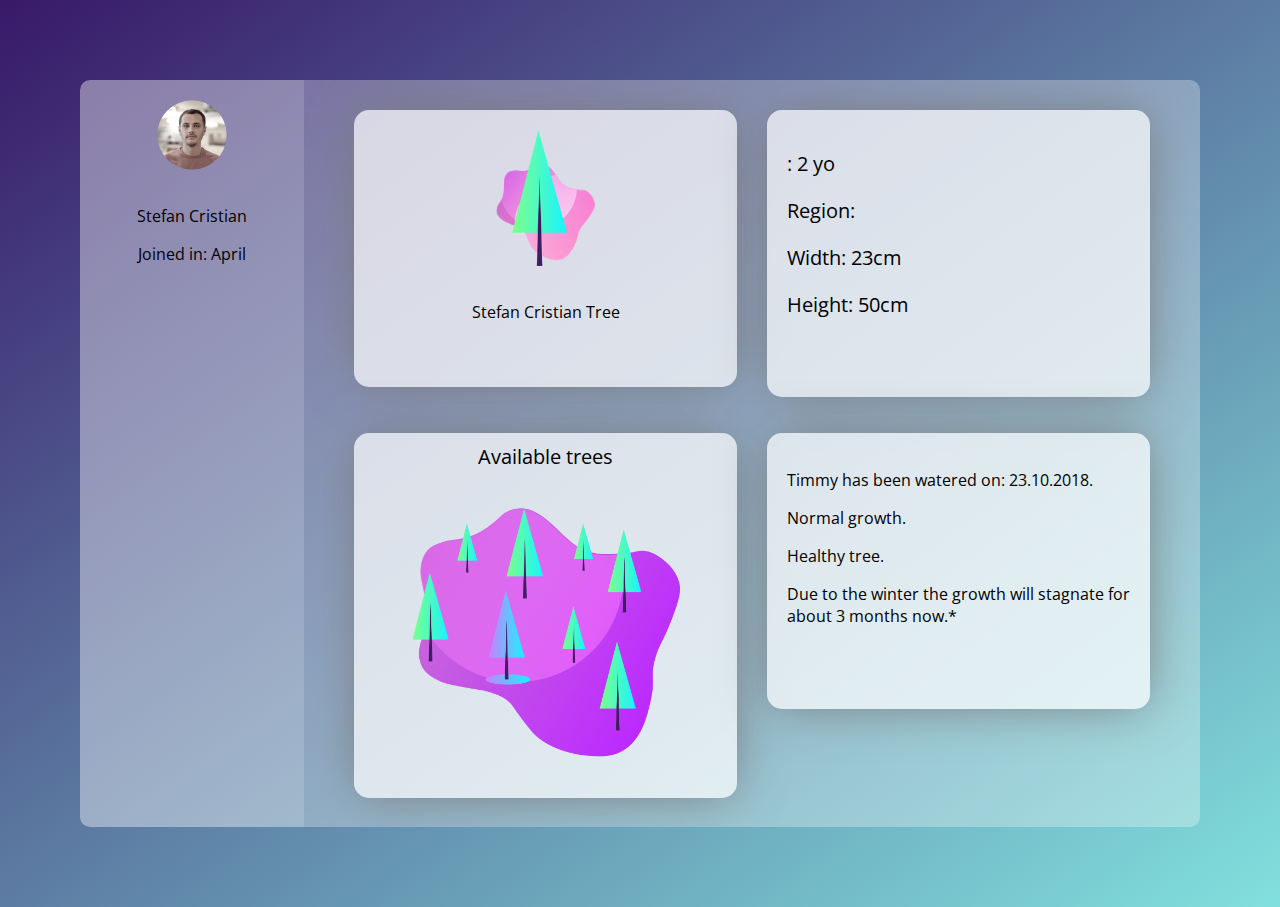
<file: dash_tree.html>
<!DOCTYPE html>
<html lang="en">
  <head>
    <meta charset="UTF-8" />
    <meta name="viewport" content="width=device-width, initial-scale=1.0" />
    <meta http-equiv="X-UA-Compatible" content="ie=edge" />
    <title>My plant</title>
  </head>

  <style>
    @import url("https://fonts.googleapis.com/css?family=Open+Sans:300,400,600,700");
    body {
      margin: 0px;
      padding: 0px;
      font-family: "Open Sans", sans-serif;
      background-image: linear-gradient(to bottom right, #381969, #81e0dd);
    }

    .mainDiv {
      display: grid;
      grid-template-columns: 20% 80%;
      padding: 80px;
    }

    .profile {
      background-color: green;
      height: 83vh;
      border-radius: 10px 0px 0px 10px;

      background-color: rgba(255, 255, 255, 0.4);
      border: 1px thin gray;
    }
    .tree {
      display: grid;
      grid-template-columns: 50% 50%;
      background-color: red;
      height: 83vh;
      border-radius: 0px 10px 10px 0px;
      background-color: rgba(255, 255, 255, 0.3);
      overflow-y: scroll;
    }

    .tree .treeDiv {
      height: 70%;
      margin: 30px 15px 0px 50px;
      padding-bottom: 30px;
      background-color: black;
      border-radius: 15px;
      background-color: rgba(255, 255, 255, 0.7);
      box-shadow: 0px 0px 50px -6px #787878;
    }

    .statusDiv {
      height: 70%;
      margin: 30px 50px 0px 15px;
      padding: 20px;
      border-radius: 15px;
      background-color: rgba(255, 255, 255, 0.7);
      box-shadow: 0px 0px 50px -6px #787878;
    }

    .profile-image {
      width: 100%;
      height: auto;
    }

    .dimensionTreeDiv {
      width: 100%;
      margin: 0 auto;
      text-align: left;
      font-size: 20px;
    }

    .divMap {
      height: 90%;
      padding-top: 10px;
      margin: 0px 15px 0px 50px;
      text-align: center;
      font-size: 20px;
      background-color: rgba(255, 255, 255, 0.7);
      box-shadow: 0px 0px 50px -6px #787878;
      border-radius: 15px;
    }

    .statuses{
        height: 60%;
      margin: 0px 50px 0px 15px;
      padding: 20px;
      border-radius: 15px;
      background-color: rgba(255, 255, 255, 0.7);
      box-shadow: 0px 0px 50px -6px #787878;
    }

    .divStatuses{
        width: 100%;
      margin: 0 auto;
      text-align: left;
      font-size: 16px;
    }

    @media only screen and (max-width: 975px){
        .tree{
            grid-template-columns: 100%;
        }

        .tree .treeDiv{
            margin: 20px;
        }

        .statusDiv{
            margin: 20px;
        }

        .divMap{
            margin: 20px;
        }

        .statuses{
            margin: 20px;
            height: 80%;
        }
    }

    @media only screen and (max-width: 650px){
        .mainDiv{
            grid-template-columns: 100%;
            padding: 5px;
        }
        .profile{
            height: 45vh;
            border-radius: 10px 10px 0px 0px;
        }
    }

  </style>

  <body>
    <div class="mainDiv">
      <div class="profile">
        <div style="width: 70px; border-radius: 100%; margin: 0 auto;">
          <img
            class="profile-image"
            src="images/profile-pic.png"
            style=" margin-top: 20px; border-radius: 100%;"
          />
        </div>
        <p id="profileName" style="margin-top: 30px;text-align: center;">Stefan Cristian</p>
        <p style="text-align: center;">Joined in: <span id="monthJoin">April</span></p>
      </div>
      <div class="tree">
        <div class="treeDiv">
          <div style="width: 100px; margin: 0 auto; margin-top: 20px;">
            <img
              src="images/ai-icon-pine.png"
              style="width: 100%; height: auto; "
            />
          </div>
          <p id="treeName" style="margin-top: 30px;text-align: center;">
            Stefan Cristian Tree
          </p>
        </div>
        <div class="statusDiv">
          <div class="dimensionTreeDiv">
            <p><span id="treeName2"></span>: 2 yo</p>
            <p>Region: <span id="regionName"></span></p>
            <p>Width: 23cm</p>
            <p>Height: 50cm</p>
          </div>
        </div>
        <div class="availableTrees">
          <div class="divMap">
            <p style="margin: 0px;">Available trees</p>
            <img src="images/ai-forest.png" style="width: 70%; height: auto;" />
          </div>
        </div>
        <div class="statuses">
            <div class="divStatuses">
                    <p><span id="treeName3">Timmy</span> has been watered on: 23.10.2018.</p>
                    <p>Normal growth.</p>
                    <p>Healthy tree.</p>
                    <p>Due to the winter the growth will stagnate for about 3 months now.*</p>
            </div>

            </div>
        </div>
      </div>
    </div>
    <script src="script/dashboardTree.js"></script>
    <script src="script/login-signup.js"></script>
  </body>
</html>
</file>
